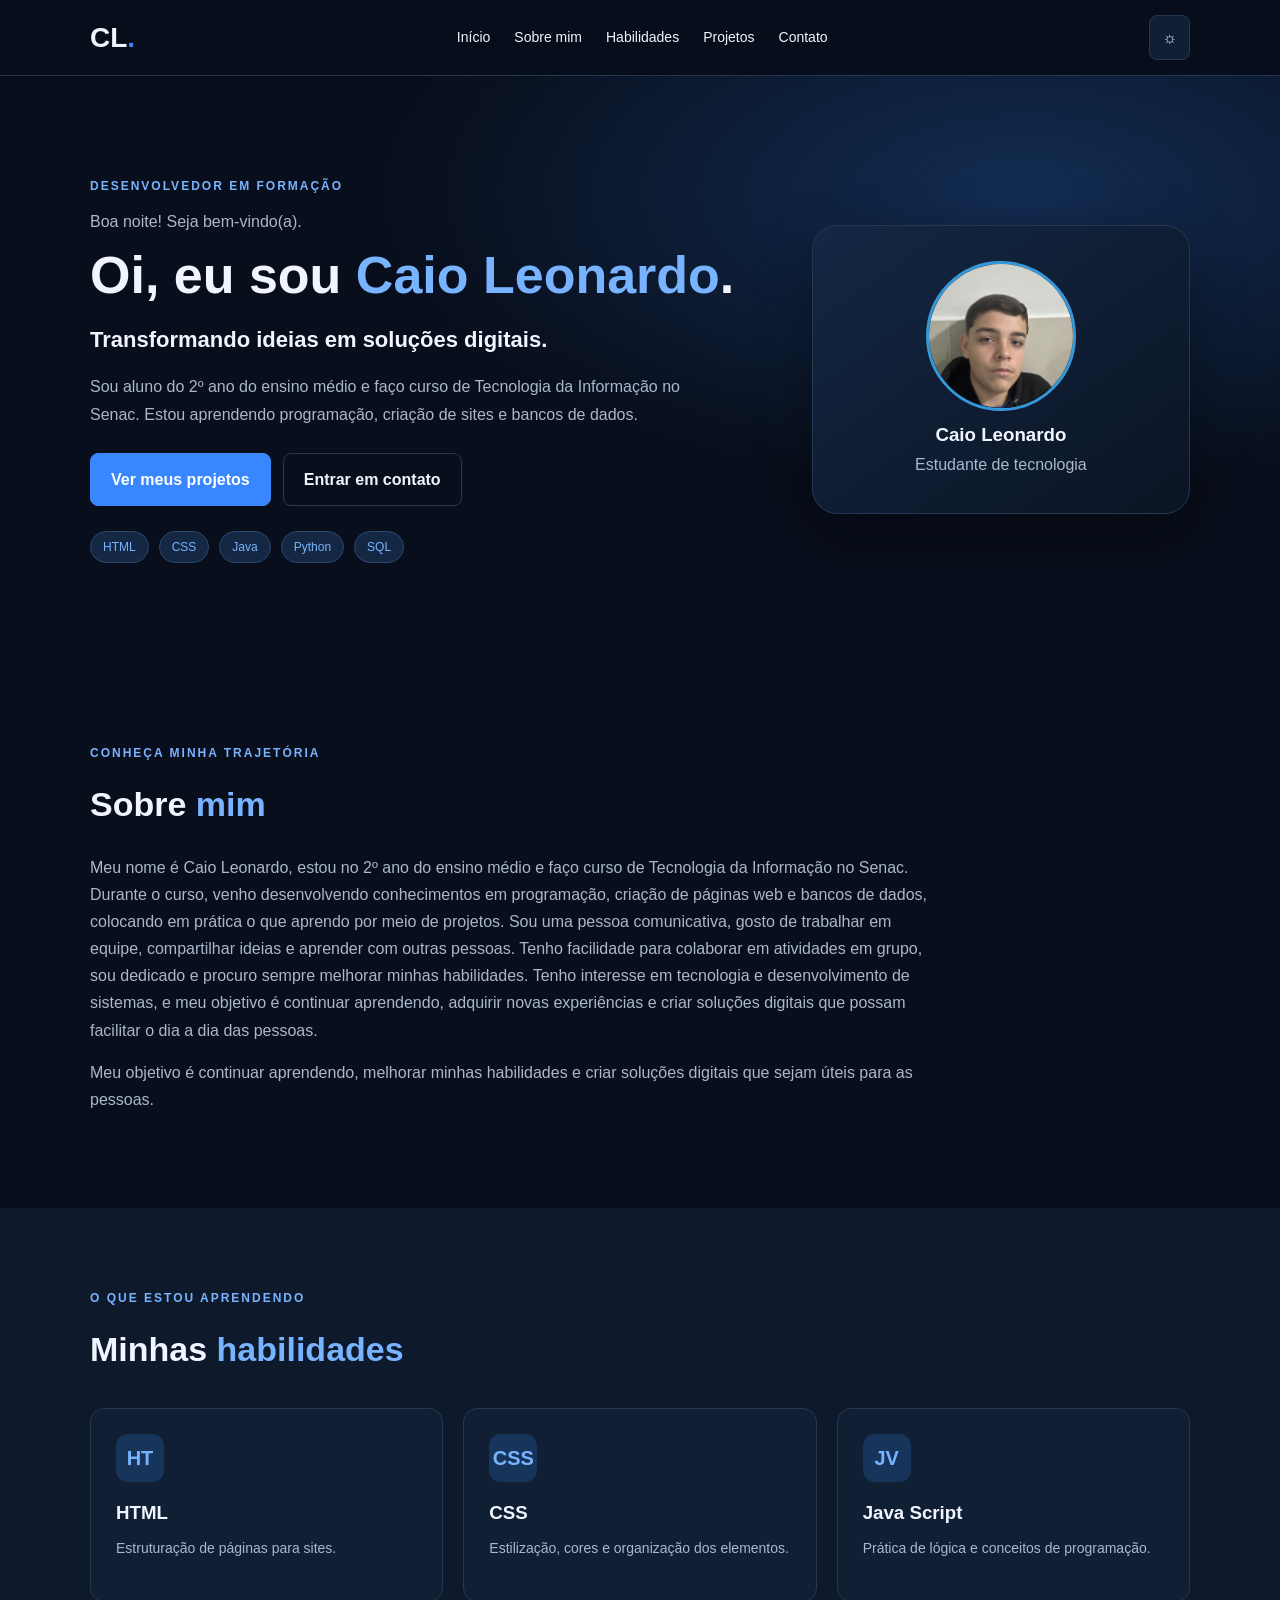
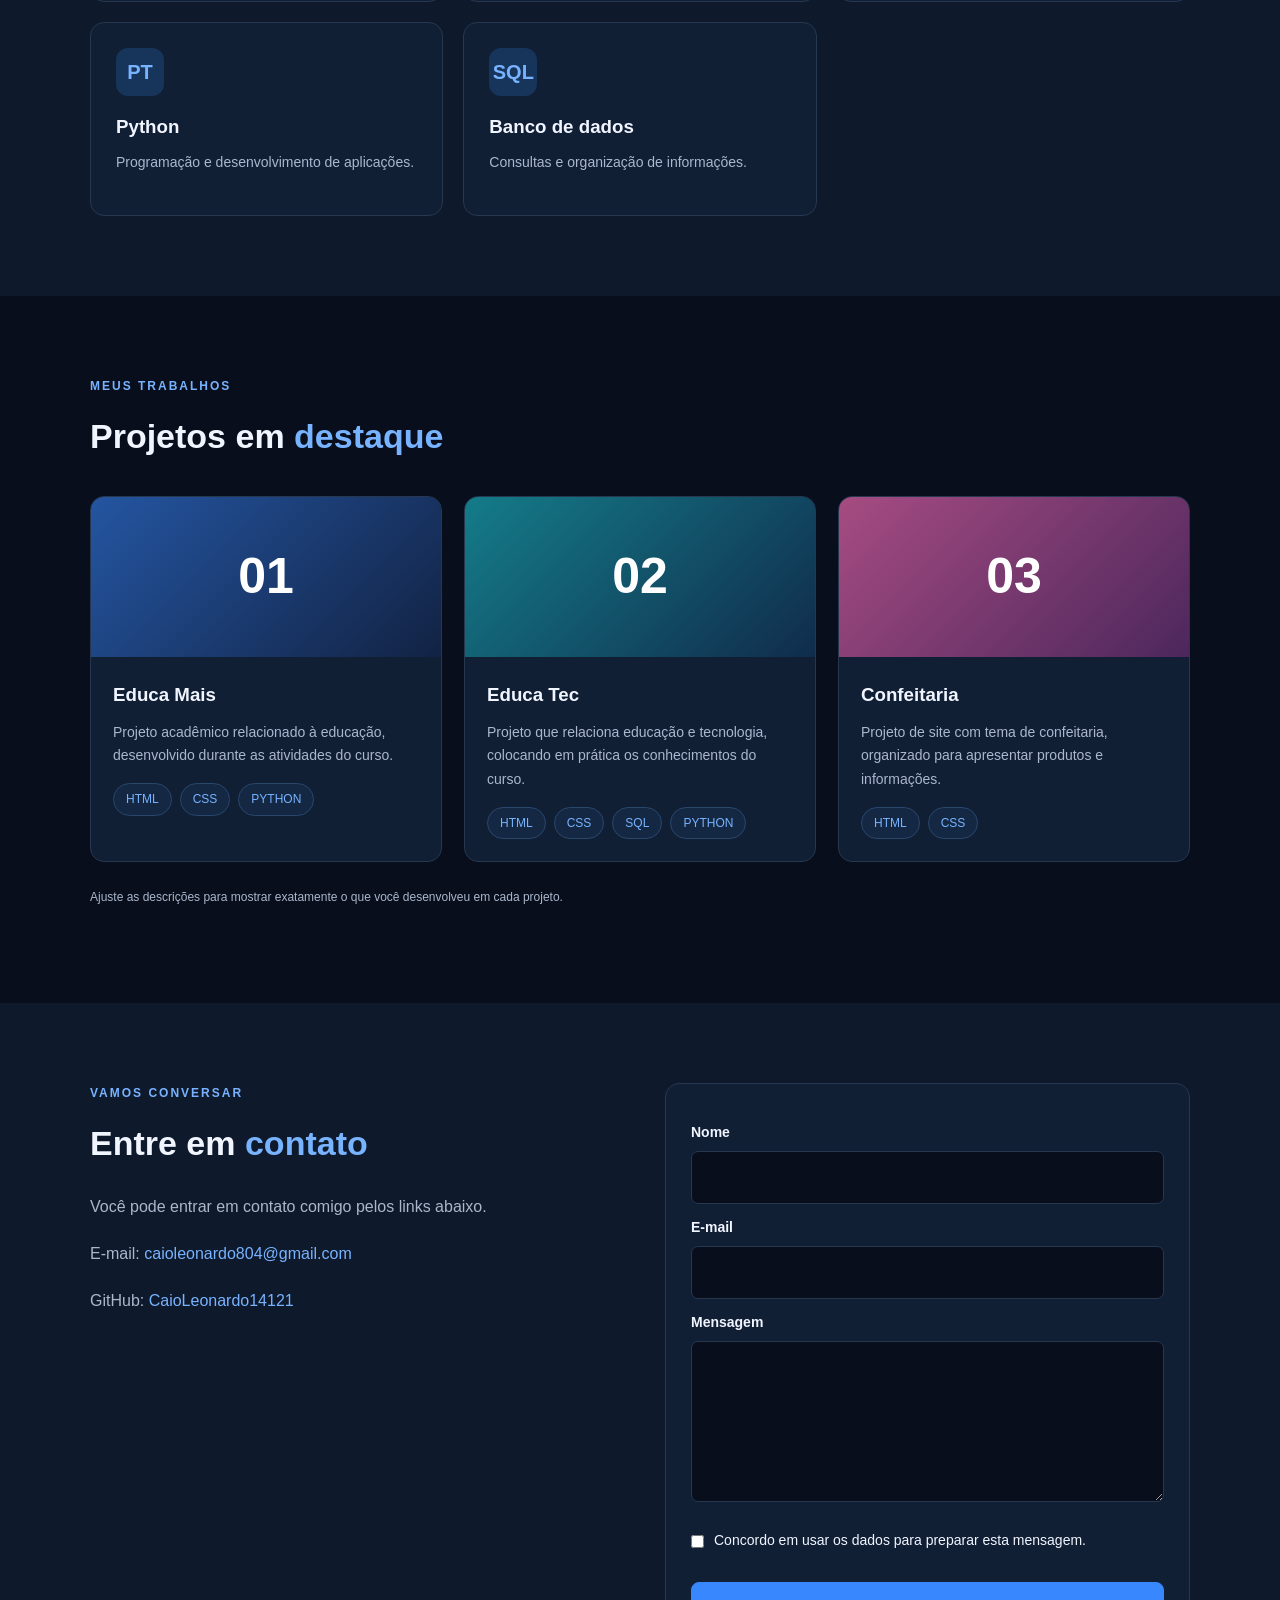
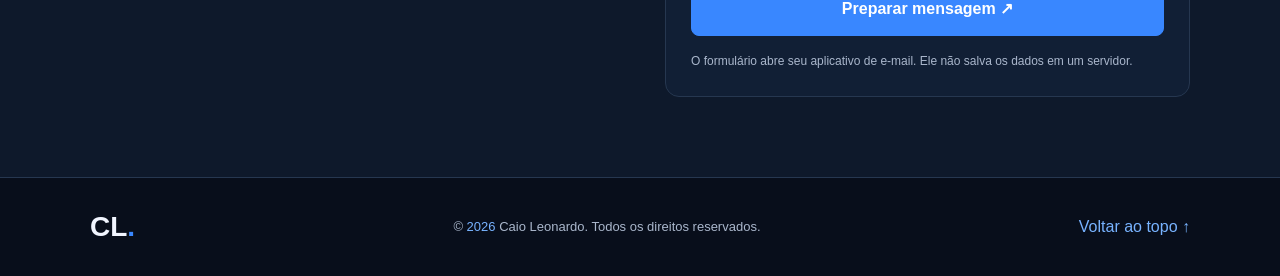
<file: Portifolio-cl/index.html>
<!DOCTYPE html>
<html lang="pt-BR">
<head>
    <meta charset="UTF-8">
    <meta name="viewport" content="width=device-width, initial-scale=1.0">
    <meta name="description" content="Portfólio de Caio Leonardo, estudante de Tecnologia da Informação.">
    <title>Caio Leonardo | Portfólio</title>
    <link rel="stylesheet" href="style.css">
    <script src="script.js" defer></script>
</head>
<body>
    <header class="cabecalho">
        <div class="container navegacao">
            <a href="#inicio" class="logo">CL<span>.</span></a>

            <button id="menu-toggle" class="menu-toggle"
                aria-label="Abrir menu" aria-expanded="false">
                ☰
            </button>

            <nav id="menu">
                <a href="#inicio">Início</a>
                <a href="#sobre">Sobre mim</a>
                <a href="#habilidades">Habilidades</a>
                <a href="#projetos">Projetos</a>
                <a href="#contato">Contato</a>
            </nav>

            <button id="tema" class="botao-tema" aria-label="Alternar tema">☼</button>
        </div>
    </header>

    <main>
        <section id="inicio" class="inicio">
            <div class="container inicio-conteudo">
                <div>
                    <p class="destaque">DESENVOLVEDOR EM FORMAÇÃO</p>
                    <p id="saudacao">Olá! Seja bem-vindo(a).</p>
                    <h1>Oi, eu sou <span>Caio Leonardo</span>.</h1>
                    <h2>Transformando ideias em soluções digitais.</h2>
                    <p class="descricao">
                        Sou aluno do 2º ano do ensino médio e faço curso de
                        Tecnologia da Informação no Senac. Estou aprendendo programação,
                        criação de sites e bancos de dados.
                    </p>

                    <div class="botoes">
                        <a href="#projetos" class="botao">Ver meus projetos</a>
                        <a href="#contato" class="botao botao-secundario">Entrar em contato</a>
                    </div>

                    <div class="tecnologias">
                        <span>HTML</span>
                        <span>CSS</span>
                        <span>Java <SCRIPT></SCRIPT></span>
                        <span>Python</span>
                        <span>SQL</span>
                    </div>
                </div>

                <div class="avatar">
                    <img src="img/FOTO.jpeg" alt="Foto de Caio Leonardo" class="avatar-foto">
                    <h3>Caio Leonardo</h3>
                    <p>Estudante de tecnologia</p>
                </div>
            </div>
        </section>

        <section id="sobre" class="secao">
            <div class="container">
                <p class="destaque">CONHEÇA MINHA TRAJETÓRIA</p>
                <h2 class="titulo-secao">Sobre <span>mim</span></h2>
                <p>
                    Meu nome é Caio Leonardo, estou no 2º ano do ensino médio e faço curso de Tecnologia da Informação no Senac. Durante o curso, venho desenvolvendo conhecimentos em programação, criação de páginas web e bancos de dados, colocando em prática o que aprendo por meio de projetos.

                    Sou uma pessoa comunicativa, gosto de trabalhar em equipe, compartilhar ideias e aprender com outras pessoas. Tenho facilidade para colaborar em atividades em grupo, sou dedicado e procuro sempre melhorar minhas habilidades. Tenho interesse em tecnologia e desenvolvimento de sistemas, e meu objetivo é continuar aprendendo, adquirir novas experiências e criar soluções digitais que possam facilitar o dia a dia das pessoas.
                </p>
                <p>
                    Meu objetivo é continuar aprendendo, melhorar minhas
                    habilidades e criar soluções digitais que sejam úteis
                    para as pessoas.
                </p>
            </div>
        </section>

        <section id="habilidades" class="secao fundo">
            <div class="container">
                <p class="destaque">O QUE ESTOU APRENDENDO</p>
                <h2 class="titulo-secao">Minhas <span>habilidades</span></h2>

                <div class="grade-habilidades">
                    <article class="cartao">
                        <div class="icone">HT</div>
                        <h3>HTML</h3>
                        <p>Estruturação de páginas para sites.</p>
                    </article>

                    <article class="cartao">
                        <div class="icone">CSS</div>
                        <h3>CSS</h3>
                        <p>Estilização, cores e organização dos elementos.</p>
                    </article>

                    <article class="cartao">
                        <div class="icone">JV</div>
                        <h3>Java Script</h3>
                        <p>Prática de lógica e conceitos de programação.</p>
                    </article>

                    <article class="cartao">
                        <div class="icone">PT</div>
                        <h3>Python</h3>
                        <p>Programação e desenvolvimento de aplicações.</p>
                    </article>

                    <article class="cartao">
                        <div class="icone">SQL</div>
                        <h3>Banco de dados</h3>
                        <p>Consultas e organização de informações.</p>
                    </article>
                </div>
            </div>
        </section>

        <section id="projetos" class="secao">
            <div class="container">
                <p class="destaque">MEUS TRABALHOS</p>
                <h2 class="titulo-secao">Projetos em <span>destaque</span></h2>

                <div class="grade-projetos">
                    <article class="projeto">
                        <div class="projeto-imagem educa">01</div>
                        <div class="projeto-conteudo">
                            <h3>Educa Mais</h3>
                            <p>
                                Projeto acadêmico relacionado à educação,
                                desenvolvido durante as atividades do curso.
                            </p>
                            <div class="etiquetas">
                                <span>HTML</span><span>CSS</span><span>PYTHON</span>
                            </div>
                        </div>
                    </article>

                    <article class="projeto">
                        <div class="projeto-imagem tecnologia">02</div>
                        <div class="projeto-conteudo">
                            <h3>Educa Tec</h3>
                            <p>
                                Projeto que relaciona educação e tecnologia,
                                colocando em prática os conhecimentos do curso.
                            </p>
                            <div class="etiquetas">
                                <span>HTML</span><span>CSS</span><span>SQL</span><span>PYTHON</span>
                            </div>
                        </div>
                    </article>

                    <article class="projeto">
                        <div class="projeto-imagem confeitaria">03</div>
                        <div class="projeto-conteudo">
                            <h3>Confeitaria</h3>
                            <p>
                                Projeto de site com tema de confeitaria,
                                organizado para apresentar produtos e informações.
                            </p>
                            <div class="etiquetas">
                                <span>HTML</span><span>CSS</span>
                            </div>
                        </div>
                    </article>
                </div>

                <p class="observacao">
                    Ajuste as descrições para mostrar exatamente o que você
                    desenvolveu em cada projeto.
                </p>
            </div>
        </section>

        <section id="contato" class="secao fundo">
            <div class="container contato">
                <div>
                    <p class="destaque">VAMOS CONVERSAR</p>
                    <h2 class="titulo-secao">Entre em <span>contato</span></h2>
                    <p>Você pode entrar em contato comigo pelos links abaixo.</p>

                    <p class="link-contato">
                        E-mail:
                        <a href="mailto:caioleonardo804@gmail.com">
                            caioleonardo804@gmail.com
                        </a>
                    </p>

                    <p class="link-contato">
                        GitHub:
                        <a href="https://github.com/CaioLeonardo14121"
                           target="_blank" rel="noopener noreferrer">
                            CaioLeonardo14121
                        </a>
                    </p>
                </div>

                <form id="form-contato" novalidate>
                    <label for="nome">Nome</label>
                    <input type="text" id="nome" name="nome" required minlength="2">

                    <label for="email">E-mail</label>
                    <input type="email" id="email" name="email" required>

                    <label for="mensagem">Mensagem</label>
                    <textarea id="mensagem" name="mensagem" rows="5"
                        required minlength="10"></textarea>

                    <label class="consentimento">
                        <input type="checkbox" id="consentimento" required>
                        Concordo em usar os dados para preparar esta mensagem.
                    </label>

                    <button class="botao" type="submit">Preparar mensagem ↗</button>
                    <p id="status-form" role="status" aria-live="polite"></p>
                    <small>O formulário abre seu aplicativo de e-mail. Ele não salva os dados em um servidor.</small>
                </form>
            </div>
        </section>
    </main>

    <footer>
        <div class="container rodape">
            <a href="#inicio" class="logo">CL<span>.</span></a>
            <p>© <span id="ano"></span> Caio Leonardo. Todos os direitos reservados.</p>
            <a href="#inicio">Voltar ao topo ↑</a>
        </div>
    </footer>
</body>
</html>
</file>
<file: Portifolio-cl/style.css>
/* CONFIGURAÇÕES GERAIS */
:root {
    --fundo: #080e1b;
    --fundo-secundario: #0e192b;
    --cartao: #111f35;
    --texto: #f1f5ff;
    --texto-secundario: #aab7cc;
    --azul: #3987ff;
    --azul-claro: #78b3ff;
    --borda: #263750;
}

* {
    margin: 0;
    padding: 0;
    box-sizing: border-box;
    scroll-behavior: smooth;
}

body {
    font-family: Arial, Helvetica, sans-serif;
    background: var(--fundo);
    color: var(--texto);
    line-height: 1.7;
}

a {
    color: var(--azul-claro);
    text-decoration: none;
}

a:hover {
    color: white;
}

button,
input,
textarea {
    font: inherit;
}

button {
    cursor: pointer;
}

.container {
    width: min(1100px, 90%);
    margin: 0 auto;
}

span {
    color: var(--azul-claro);
}

/* CABEÇALHO */
.cabecalho {
    background: rgba(8, 14, 27, 0.96);
    border-bottom: 1px solid var(--borda);
    position: sticky;
    top: 0;
    z-index: 100;
}

.navegacao {
    min-height: 75px;
    display: flex;
    justify-content: space-between;
    align-items: center;
    gap: 20px;
}

.logo {
    font-size: 28px;
    font-weight: bold;
    color: var(--texto);
}

.logo span {
    color: var(--azul);
}

nav {
    display: flex;
    gap: 24px;
}

nav a {
    color: var(--texto);
    font-size: 14px;
}

.menu-toggle,
.botao-tema {
    background: var(--cartao);
    border: 1px solid var(--borda);
    color: var(--texto);
    border-radius: 8px;
    padding: 8px 12px;
}

.menu-toggle {
    display: none;
}

/* INÍCIO */
.inicio {
    padding: 100px 0;
    background:
        radial-gradient(ellipse at 80% 20%, #122c52 0%, transparent 45%),
        var(--fundo);
}

.inicio-conteudo {
    display: grid;
    grid-template-columns: 1.4fr 0.8fr;
    align-items: center;
    gap: 60px;
}

.destaque {
    color: var(--azul-claro);
    font-size: 12px;
    font-weight: bold;
    letter-spacing: 2px;
    margin-bottom: 12px;
}

#saudacao {
    color: var(--texto-secundario);
    margin-bottom: 8px;
}

h1 {
    font-size: clamp(32px, 5vw, 52px);
    line-height: 1.2;
    margin-bottom: 15px;
}

h1 span,
.titulo-secao span {
    color: var(--azul-claro);
}

.inicio h2 {
    font-size: 22px;
    margin-bottom: 15px;
}

.descricao {
    max-width: 600px;
    color: var(--texto-secundario);
}

.botoes {
    display: flex;
    flex-wrap: wrap;
    gap: 12px;
    margin: 25px 0;
}

.botao {
    display: inline-block;
    padding: 12px 20px;
    border: 1px solid var(--azul);
    border-radius: 8px;
    background: var(--azul);
    color: white;
    font-weight: bold;
    transition: 0.2s;
}

.botao:hover {
    background: #246bd4;
    transform: translateY(-2px);
}

.botao-secundario {
    background: transparent;
    color: var(--texto);
    border-color: var(--borda);
}

.botao-secundario:hover {
    background: var(--cartao);
}

.tecnologias {
    display: flex;
    flex-wrap: wrap;
    gap: 10px;
}

.tecnologias span,
.etiquetas span {
    background: #142844;
    border: 1px solid #29466b;
    color: var(--azul-claro);
    border-radius: 20px;
    padding: 5px 12px;
    font-size: 12px;
}

.avatar {
    text-align: center;
    padding: 35px 20px;
    background: linear-gradient(145deg, #132743, #0b1424);
    border: 1px solid var(--borda);
    border-radius: 25px;
    box-shadow: 0 20px 60px #0005;
}

.avatar-foto {
    width: 150px;
    height: 150px;
    border-radius: 50%;
    object-fit: cover;
    border: 3px solid #3498db;
}   

.avatar-circulo {
    width: 180px;
    height: 180px;
    border-radius: 50%;
    background: linear-gradient(145deg, var(--azul), #102344);
    display: grid;
    place-items: center;
    margin: 0 auto 20px;
    font-size: 55px;
    font-weight: bold;
    color: white;
    border: 5px solid #284c7c;
}

.avatar p {
    color: var(--texto-secundario);
}

/* SEÇÕES */
.secao {
    padding: 80px 0;
}

.fundo {
    background: var(--fundo-secundario);
}

.titulo-secao {
    font-size: 34px;
    margin-bottom: 20px;
}

.secao p:not(.destaque) {
    color: var(--texto-secundario);
    margin-bottom: 15px;
    max-width: 850px;
}

/* HABILIDADES */
.grade-habilidades {
    display: grid;
    grid-template-columns: repeat(3, 1fr);
    gap: 20px;
    margin-top: 30px;
}

.cartao {
    background: var(--cartao);
    border: 1px solid var(--borda);
    padding: 25px;
    border-radius: 14px;
    transition: 0.2s;
}

.cartao:hover,
.projeto:hover {
    transform: translateY(-5px);
    border-color: var(--azul);
}

.icone {
    width: 48px;
    height: 48px;
    display: grid;
    place-items: center;
    background: #17345a;
    color: var(--azul-claro);
    border-radius: 12px;
    font-size: 20px;
    font-weight: bold;
    margin-bottom: 15px;
}

.cartao h3 {
    margin-bottom: 8px;
}

.cartao p {
    font-size: 14px;
}

/* PROJETOS */
.grade-projetos {
    display: grid;
    grid-template-columns: repeat(3, 1fr);
    gap: 22px;
    margin-top: 30px;
}

.projeto {
    overflow: hidden;
    background: var(--cartao);
    border: 1px solid var(--borda);
    border-radius: 14px;
    transition: 0.2s;
}

.projeto-imagem {
    height: 160px;
    display: grid;
    place-items: center;
    font-size: 50px;
    font-weight: bold;
    color: white;
}

.educa {
    background: linear-gradient(135deg, #2455a1, #122344);
}

.tecnologia {
    background: linear-gradient(135deg, #147c89, #102c4c);
}

.confeitaria {
    background: linear-gradient(135deg, #a64c82, #4c275c);
}

.projeto-conteudo {
    padding: 22px;
}

.projeto-conteudo h3 {
    margin-bottom: 10px;
}

.projeto-conteudo p {
    font-size: 14px;
}

.etiquetas {
    display: flex;
    flex-wrap: wrap;
    gap: 8px;
    margin-top: 15px;
}

.observacao {
    font-size: 12px;
    margin-top: 25px;
}

/* CONTATO */
.contato {
    display: grid;
    grid-template-columns: 1fr 1fr;
    gap: 50px;
    align-items: start;
}

.link-contato {
    margin-top: 20px;
    overflow-wrap: anywhere;
}

form {
    background: var(--cartao);
    border: 1px solid var(--borda);
    padding: 25px;
    border-radius: 14px;
}

form label {
    display: block;
    margin: 12px 0 6px;
    font-size: 14px;
    font-weight: bold;
}

form input:not([type="checkbox"]),
form textarea {
    width: 100%;
    padding: 12px;
    background: var(--fundo);
    border: 1px solid var(--borda);
    color: var(--texto);
    border-radius: 7px;
    outline: none;
}

form input:focus,
form textarea:focus {
    border-color: var(--azul);
    box-shadow: 0 0 0 2px #3987ff33;
}

form textarea {
    resize: vertical;
}

form .consentimento {
    display: flex;
    align-items: flex-start;
    gap: 10px;
    font-weight: normal;
    margin: 18px 0;
}

.consentimento input {
    margin-top: 6px;
}

form .botao {
    width: 100%;
    margin-top: 12px;
}

form small,
#status-form {
    display: block;
    color: var(--texto-secundario);
    font-size: 12px;
    margin-top: 12px;
    overflow-wrap: anywhere;
}

/* RODAPÉ */
footer {
    border-top: 1px solid var(--borda);
    padding: 25px 0;
}

.rodape {
    display: flex;
    align-items: center;
    justify-content: space-between;
    gap: 20px;
}

.rodape p {
    color: var(--texto-secundario);
    font-size: 13px;
    text-align: center;
}

/* MODO CLARO */
body.modo-claro {
    --fundo: #f3f6fc;
    --fundo-secundario: #e7edf7;
    --cartao: #ffffff;
    --texto: #172238;
    --texto-secundario: #4e5c72;
    --azul: #1767d1;
    --azul-claro: #1556a7;
    --borda: #d0d9e8;
}

body.modo-claro .cabecalho {
    background: rgba(243, 246, 252, 0.96);
}

body.modo-claro .avatar {
    background: linear-gradient(145deg, #e5efff, #ffffff);
}

body.modo-claro .tecnologias span,
body.modo-claro .etiquetas span {
    background: #e5efff;
    border-color: #c3d9fb;
}

/* ACESSIBILIDADE */
a:focus-visible,
button:focus-visible {
    outline: 3px solid var(--azul-claro);
    outline-offset: 4px;
}

/* RESPONSIVIDADE */
@media (max-width: 850px) {
    .inicio-conteudo {
        grid-template-columns: 1fr;
        gap: 35px;
    }

    .avatar {
        max-width: 400px;
        width: 100%;
        margin: 0 auto;
    }

    .grade-habilidades,
    .grade-projetos {
        grid-template-columns: repeat(2, 1fr);
    }

    .contato {
        grid-template-columns: 1fr;
        gap: 25px;
    }

    nav {
        gap: 12px;
    }
}

@media (max-width: 600px) {
    .navegacao {
        flex-wrap: wrap;
        padding: 12px 0;
    }

    .menu-toggle {
        display: block;
        margin-left: auto;
    }

    .botao-tema {
        margin-left: 0;
    }

    nav {
        display: none;
        width: 100%;
        flex-direction: column;
        gap: 0;
        padding: 10px 0;
    }

    nav.aberto {
        display: flex;
    }

    nav a {
        padding: 10px;
    }

    .inicio {
        padding: 65px 0;
    }

    .secao {
        padding: 60px 0;
    }

    .grade-habilidades,
    .grade-projetos {
        grid-template-columns: 1fr;
    }

    .titulo-secao {
        font-size: 29px;
    }

    .rodape {
        flex-direction: column;
        text-align: center;
    }

    .botoes {
        flex-direction: column;
        align-items: stretch;
    }

    .botoes .botao {
        text-align: center;
    }
}

@media (prefers-reduced-motion: reduce) {
    *,
    *::before,
    *::after {
        scroll-behavior: auto !important;
        transition: none !important;
    }
}
</file>
